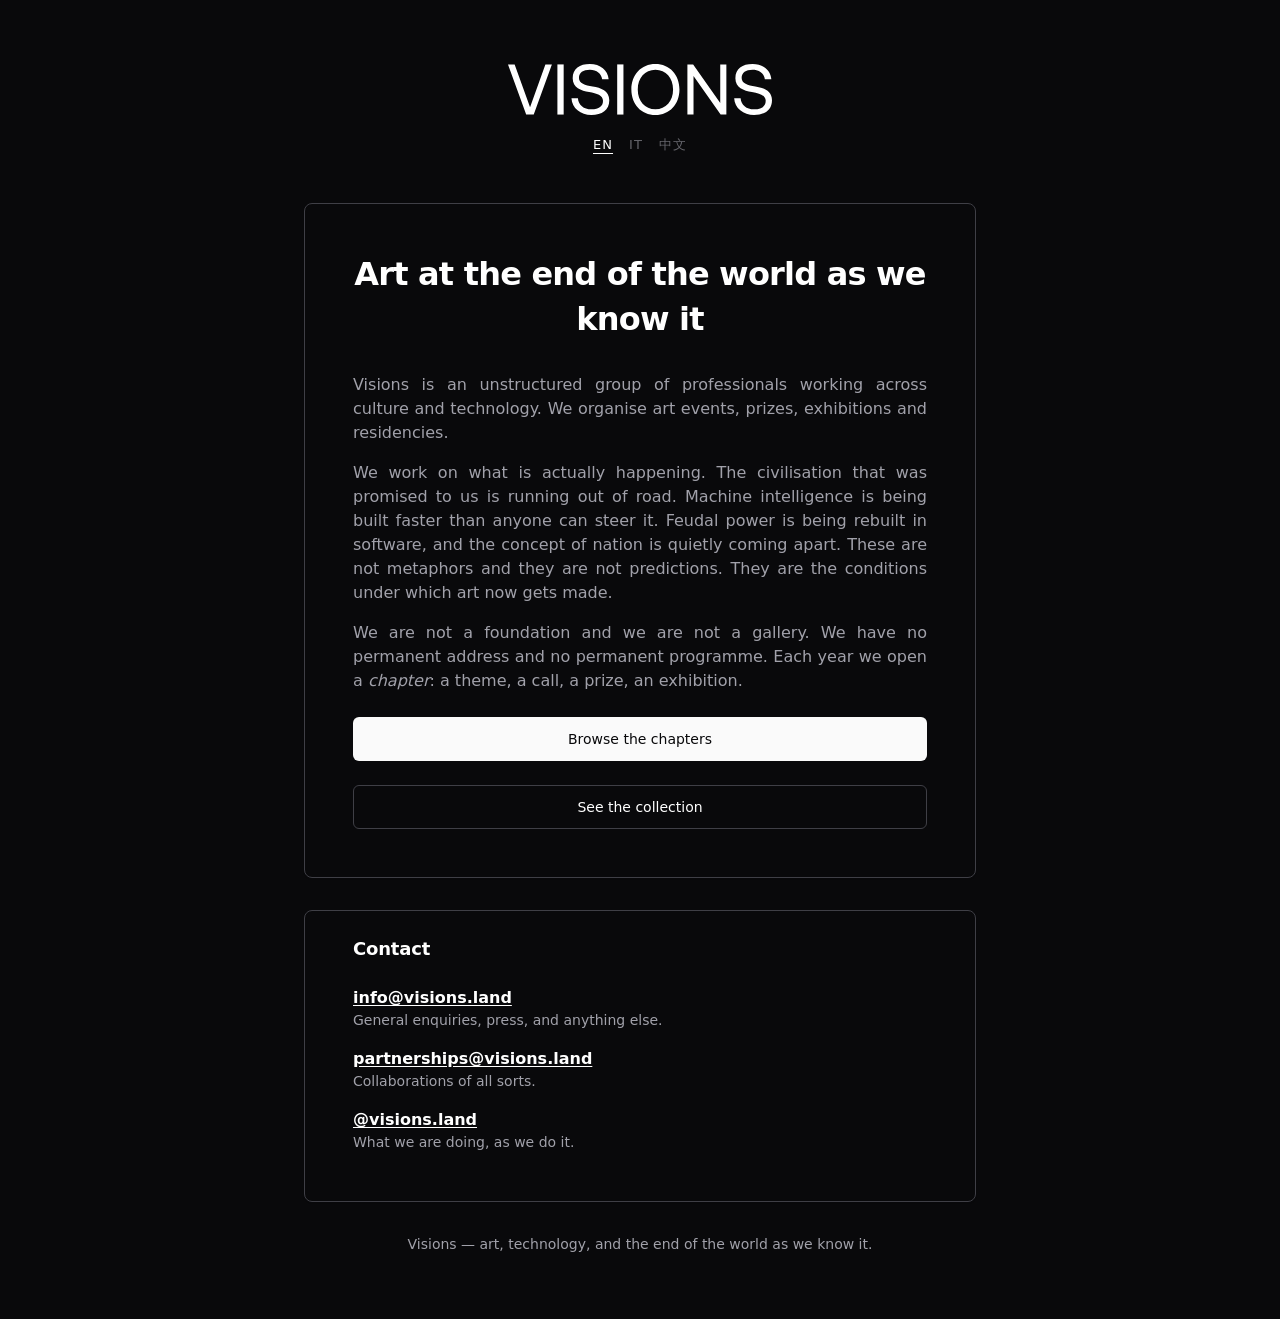
<file: index.html>
<!DOCTYPE html>
<!--
  GENERATED FILE - do not edit.

  Every word on this page comes from content.toml. Edit that file, then run:

      python3 build.py

  Editing this file directly means losing the change on the next build.
-->
<html lang="en">
  <head>
    <meta charset="UTF-8" />
    <meta name="viewport" content="width=device-width, initial-scale=1.0" />
    <title>Visions — art at the end of the world as we know it</title>
    <meta name="description" content="Visions is an unstructured group of professionals working across culture and technology. We organise art events, prizes, exhibitions and residencies." />
    <meta name="author" content="The Visions Team" />
    <link rel="icon" type="image/svg+xml" href="assets/visions_logo.svg" />

    <meta property="og:type" content="website" />
    <meta property="og:url" content="https://visions.land/" />
    <meta property="og:title" content="Visions — art at the end of the world as we know it" />
    <meta property="og:description" content="Visions is an unstructured group of professionals working across culture and technology. We organise art events, prizes, exhibitions and residencies." />
    <meta property="og:locale" content="en_GB" />
    <meta name="twitter:card" content="summary" />
    <meta name="twitter:title" content="Visions — art at the end of the world as we know it" />
    <meta name="twitter:description" content="Visions is an unstructured group of professionals working across culture and technology. We organise art events, prizes, exhibitions and residencies." />

    <link rel="canonical" href="https://visions.land/" />
    <link rel="alternate" hreflang="en" href="https://visions.land/" />
    <link rel="alternate" hreflang="it" href="https://visions.land/it/" />
    <link rel="alternate" hreflang="zh-Hans" href="https://visions.land/zh/" />
    <link rel="alternate" hreflang="x-default" href="https://visions.land/" />

    <link rel="stylesheet" href="styles.css" />
  </head>

  <body>
    <div class="page">
      <div class="container">
        <header class="masthead masthead--visions">
          <a href="index.html">
            <img src="assets/visions_logo.svg" alt="Visions" />
          </a>
          <nav class="langbar" aria-label="Language">
            <span aria-current="page" lang="en">EN</span>
            <a href="it/index.html" hreflang="it" lang="it">IT</a>
            <a href="zh/index.html" hreflang="zh-Hans" lang="zh-Hans">中文</a>
          </nav>
        </header>

        <main class="card-wrap">
          <article class="card">
            <div class="card-header">
              <h1 class="card-title">Art at the end of the world as we know it</h1>
            </div>

            <div class="card-content">
              <div class="prose">
                <p>Visions is an unstructured group of professionals working across culture
                and technology. We organise art events, prizes, exhibitions and residencies.</p>

                <p>We work on what is actually happening. The civilisation that was promised
                to us is running out of road. Machine intelligence is being built faster than
                anyone can steer it. Feudal power is being rebuilt in software, and the
                concept of nation is quietly coming
                apart. These are not metaphors and they are not predictions. They are the
                conditions under which art now gets made.</p>

                <p>We are not a foundation and we are not a gallery. We have no permanent
                address and no permanent programme. Each year we open a <em>chapter</em>: a
                theme, a call, a prize, an exhibition.</p>
              </div>

              <a href="chapters.html" class="btn btn--primary btn--block">
                Browse the chapters
              </a>

              <a href="collection.html" class="btn btn--outline btn--block">
                See the collection
              </a>
            </div>
          </article>

          <article class="card">
            <div class="card-content">
              <h2 class="section-title">Contact</h2>

              <dl class="contact-list">
                <div>
                  <dt class="contact__address">
                    <a href="mailto:info@visions.land">info@visions.land</a>
                  </dt>
                  <dd class="contact__role">General enquiries, press, and anything else.</dd>
                </div>

                <div>
                  <dt class="contact__address">
                    <a href="mailto:partnerships@visions.land"
                      >partnerships@visions.land</a
                    >
                  </dt>
                  <dd class="contact__role">Collaborations of all sorts.</dd>
                </div>

                <div>
                  <dt class="contact__address">
                    <a
                      href="https://instagram.com/visions.land"
                      target="_blank"
                      rel="noopener noreferrer"
                      >@visions.land</a
                    >
                  </dt>
                  <dd class="contact__role">What we are doing, as we do it.</dd>
                </div>
              </dl>
            </div>
          </article>
        </main>

        <footer class="footer">
          <p>Visions — art, technology, and the end of the world as we know it.</p>
        </footer>
      </div>
    </div>
  </body>
</html>
</file>
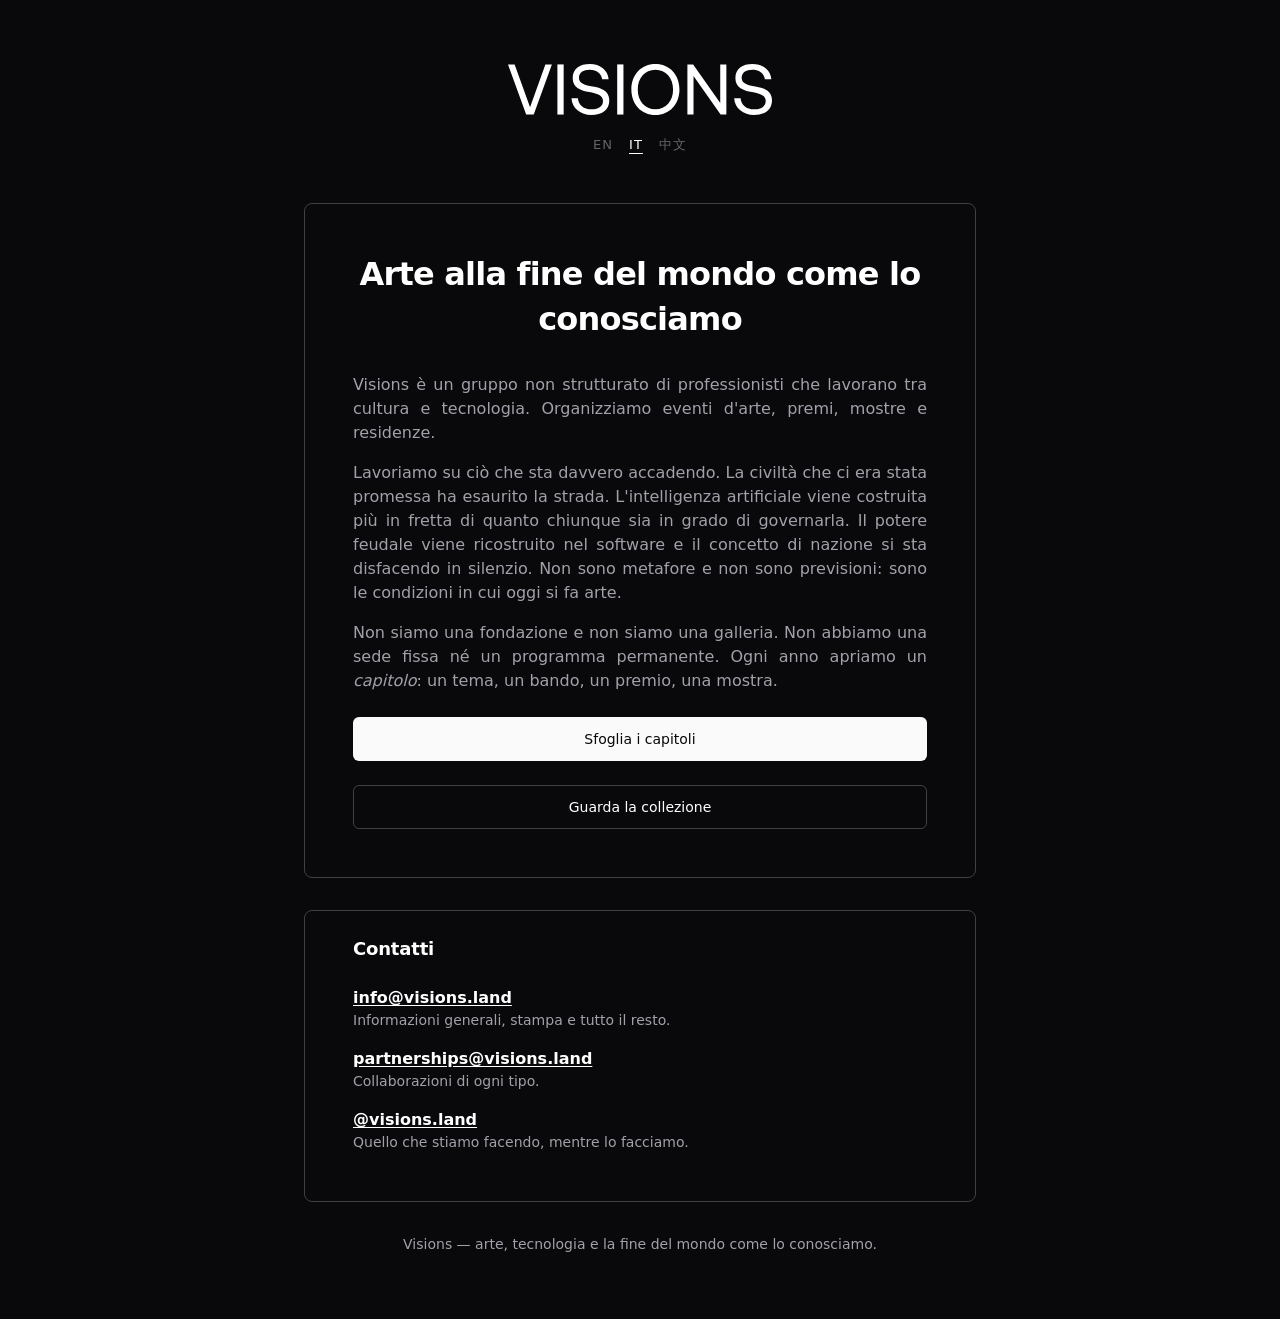
<file: it/index.html>
<!DOCTYPE html>
<!--
  GENERATED FILE - do not edit.

  Every word on this page comes from content.toml. Edit that file, then run:

      python3 build.py

  Editing this file directly means losing the change on the next build.
-->
<html lang="it">
  <head>
    <meta charset="UTF-8" />
    <meta name="viewport" content="width=device-width, initial-scale=1.0" />
    <title>Visions — arte alla fine del mondo come lo conosciamo</title>
    <meta name="description" content="Visions è un gruppo non strutturato di professionisti che lavorano tra cultura e tecnologia. Organizziamo eventi d'arte, premi, mostre e residenze." />
    <meta name="author" content="The Visions Team" />
    <link rel="icon" type="image/svg+xml" href="../assets/visions_logo.svg" />

    <meta property="og:type" content="website" />
    <meta property="og:url" content="https://visions.land/it/" />
    <meta property="og:title" content="Visions — arte alla fine del mondo come lo conosciamo" />
    <meta property="og:description" content="Visions è un gruppo non strutturato di professionisti che lavorano tra cultura e tecnologia. Organizziamo eventi d'arte, premi, mostre e residenze." />
    <meta property="og:locale" content="it_IT" />
    <meta name="twitter:card" content="summary" />
    <meta name="twitter:title" content="Visions — arte alla fine del mondo come lo conosciamo" />
    <meta name="twitter:description" content="Visions è un gruppo non strutturato di professionisti che lavorano tra cultura e tecnologia. Organizziamo eventi d'arte, premi, mostre e residenze." />

    <link rel="canonical" href="https://visions.land/it/" />
    <link rel="alternate" hreflang="en" href="https://visions.land/" />
    <link rel="alternate" hreflang="it" href="https://visions.land/it/" />
    <link rel="alternate" hreflang="zh-Hans" href="https://visions.land/zh/" />
    <link rel="alternate" hreflang="x-default" href="https://visions.land/" />

    <link rel="stylesheet" href="../styles.css" />
  </head>

  <body>
    <div class="page">
      <div class="container">
        <header class="masthead masthead--visions">
          <a href="index.html">
            <img src="../assets/visions_logo.svg" alt="Visions" />
          </a>
          <nav class="langbar" aria-label="Lingua">
            <a href="../index.html" hreflang="en" lang="en">EN</a>
            <span aria-current="page" lang="it">IT</span>
            <a href="../zh/index.html" hreflang="zh-Hans" lang="zh-Hans">中文</a>
          </nav>
        </header>

        <main class="card-wrap">
          <article class="card">
            <div class="card-header">
              <h1 class="card-title">Arte alla fine del mondo come lo conosciamo</h1>
            </div>

            <div class="card-content">
              <div class="prose">
                <p>Visions è un gruppo non strutturato di professionisti che lavorano tra
                cultura e tecnologia. Organizziamo eventi d'arte, premi, mostre e residenze.</p>

                <p>Lavoriamo su ciò che sta davvero accadendo. La civiltà che ci era stata
                promessa ha esaurito la strada. L'intelligenza artificiale viene costruita più
                in fretta di quanto chiunque sia in grado di governarla. Il potere feudale
                viene ricostruito nel software e il concetto di nazione si sta disfacendo
                in silenzio. Non sono metafore e
                non sono previsioni: sono le condizioni in cui oggi si fa arte.</p>

                <p>Non siamo una fondazione e non siamo una galleria. Non abbiamo una sede
                fissa né un programma permanente. Ogni anno apriamo un <em>capitolo</em>: un
                tema, un bando, un premio, una mostra.</p>
              </div>

              <a href="chapters.html" class="btn btn--primary btn--block">
                Sfoglia i capitoli
              </a>

              <a href="collection.html" class="btn btn--outline btn--block">
                Guarda la collezione
              </a>
            </div>
          </article>

          <article class="card">
            <div class="card-content">
              <h2 class="section-title">Contatti</h2>

              <dl class="contact-list">
                <div>
                  <dt class="contact__address">
                    <a href="mailto:info@visions.land">info@visions.land</a>
                  </dt>
                  <dd class="contact__role">Informazioni generali, stampa e tutto il resto.</dd>
                </div>

                <div>
                  <dt class="contact__address">
                    <a href="mailto:partnerships@visions.land"
                      >partnerships@visions.land</a
                    >
                  </dt>
                  <dd class="contact__role">Collaborazioni di ogni tipo.</dd>
                </div>

                <div>
                  <dt class="contact__address">
                    <a
                      href="https://instagram.com/visions.land"
                      target="_blank"
                      rel="noopener noreferrer"
                      >@visions.land</a
                    >
                  </dt>
                  <dd class="contact__role">Quello che stiamo facendo, mentre lo facciamo.</dd>
                </div>
              </dl>
            </div>
          </article>
        </main>

        <footer class="footer">
          <p>Visions — arte, tecnologia e la fine del mondo come lo conosciamo.</p>
        </footer>
      </div>
    </div>
  </body>
</html>
</file>
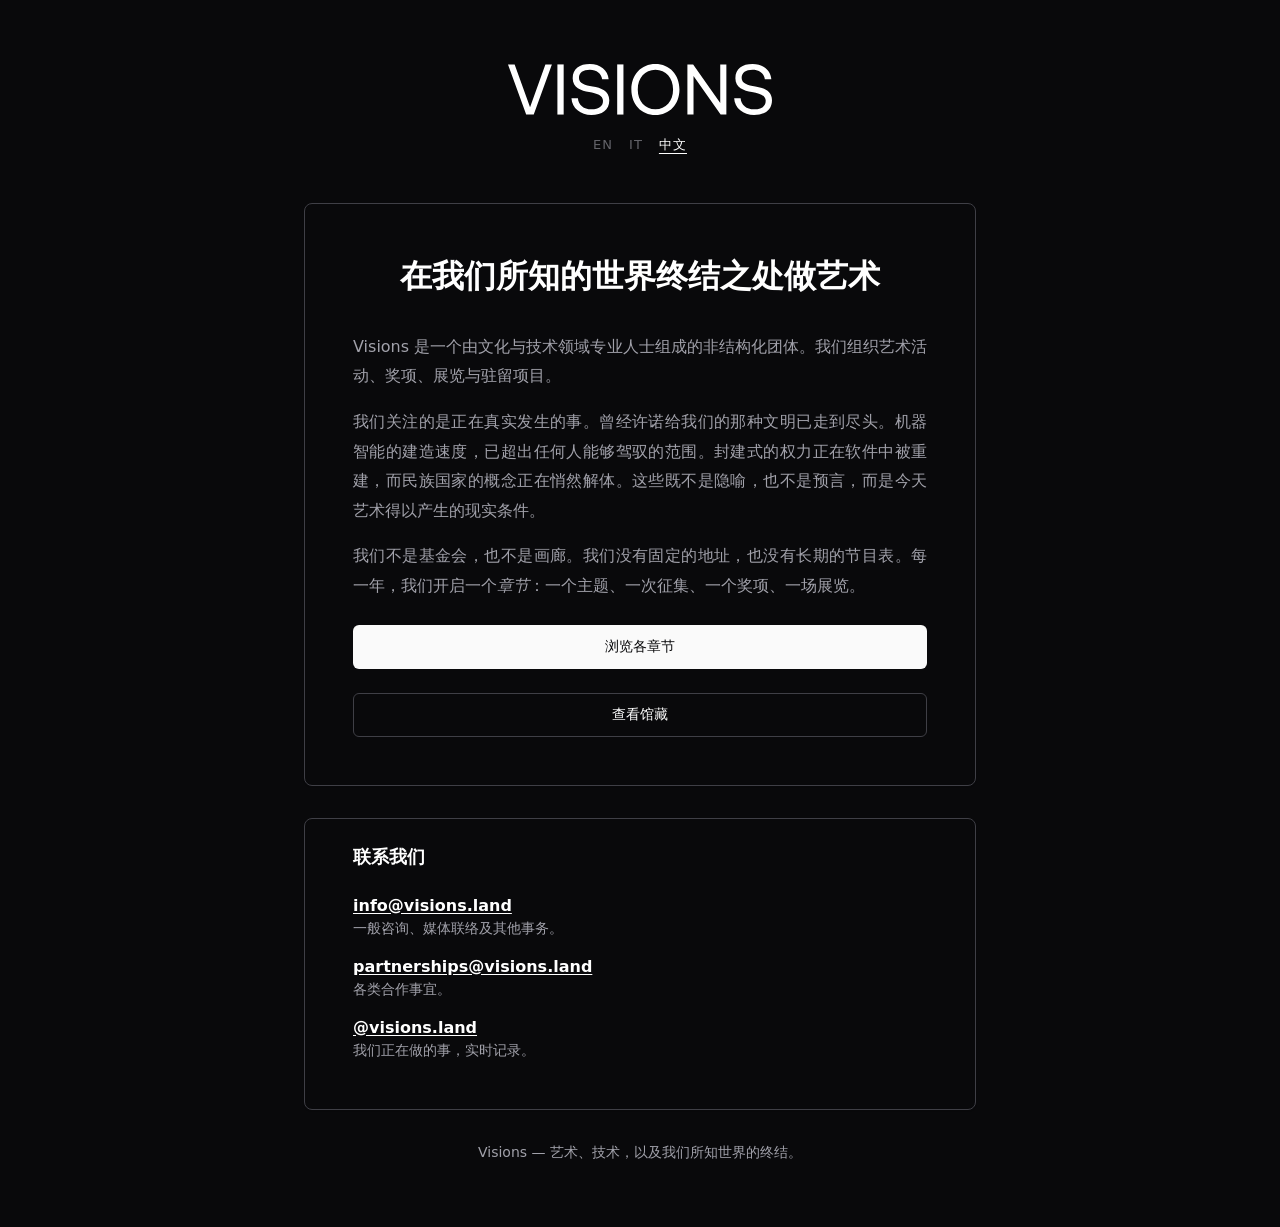
<file: zh/index.html>
<!DOCTYPE html>
<!--
  GENERATED FILE - do not edit.

  Every word on this page comes from content.toml. Edit that file, then run:

      python3 build.py

  Editing this file directly means losing the change on the next build.
-->
<html lang="zh-Hans">
  <head>
    <meta charset="UTF-8" />
    <meta name="viewport" content="width=device-width, initial-scale=1.0" />
    <title>Visions — 在我们所知的世界终结之处做艺术</title>
    <meta name="description" content="Visions 是一个由文化与技术领域专业人士组成的非结构化团体。我们组织艺术活动、奖项、展览与驻留项目。" />
    <meta name="author" content="The Visions Team" />
    <link rel="icon" type="image/svg+xml" href="../assets/visions_logo.svg" />

    <meta property="og:type" content="website" />
    <meta property="og:url" content="https://visions.land/zh/" />
    <meta property="og:title" content="Visions — 在我们所知的世界终结之处做艺术" />
    <meta property="og:description" content="Visions 是一个由文化与技术领域专业人士组成的非结构化团体。我们组织艺术活动、奖项、展览与驻留项目。" />
    <meta property="og:locale" content="zh_CN" />
    <meta name="twitter:card" content="summary" />
    <meta name="twitter:title" content="Visions — 在我们所知的世界终结之处做艺术" />
    <meta name="twitter:description" content="Visions 是一个由文化与技术领域专业人士组成的非结构化团体。我们组织艺术活动、奖项、展览与驻留项目。" />

    <link rel="canonical" href="https://visions.land/zh/" />
    <link rel="alternate" hreflang="en" href="https://visions.land/" />
    <link rel="alternate" hreflang="it" href="https://visions.land/it/" />
    <link rel="alternate" hreflang="zh-Hans" href="https://visions.land/zh/" />
    <link rel="alternate" hreflang="x-default" href="https://visions.land/" />

    <link rel="stylesheet" href="../styles.css" />
  </head>

  <body>
    <div class="page">
      <div class="container">
        <header class="masthead masthead--visions">
          <a href="index.html">
            <img src="../assets/visions_logo.svg" alt="Visions" />
          </a>
          <nav class="langbar" aria-label="语言">
            <a href="../index.html" hreflang="en" lang="en">EN</a>
            <a href="../it/index.html" hreflang="it" lang="it">IT</a>
            <span aria-current="page" lang="zh-Hans">中文</span>
          </nav>
        </header>

        <main class="card-wrap">
          <article class="card">
            <div class="card-header">
              <h1 class="card-title">在我们所知的世界终结之处做艺术</h1>
            </div>

            <div class="card-content">
              <div class="prose">
                <p>Visions 是一个由文化与技术领域专业人士组成的非结构化团体。我们组织艺术活动、奖项、展览与驻留项目。</p>

                <p>我们关注的是正在真实发生的事。曾经许诺给我们的那种文明已走到尽头。机器智能的建造速度，已超出任何人能够驾驭的范围。封建式的权力正在软件中被重建，而民族国家的概念正在悄然解体。这些既不是隐喻，也不是预言，而是今天艺术得以产生的现实条件。</p>

                <p>我们不是基金会，也不是画廊。我们没有固定的地址，也没有长期的节目表。每一年，我们开启一个<em>章节</em>：一个主题、一次征集、一个奖项、一场展览。</p>
              </div>

              <a href="chapters.html" class="btn btn--primary btn--block">
                浏览各章节
              </a>

              <a href="collection.html" class="btn btn--outline btn--block">
                查看馆藏
              </a>
            </div>
          </article>

          <article class="card">
            <div class="card-content">
              <h2 class="section-title">联系我们</h2>

              <dl class="contact-list">
                <div>
                  <dt class="contact__address">
                    <a href="mailto:info@visions.land">info@visions.land</a>
                  </dt>
                  <dd class="contact__role">一般咨询、媒体联络及其他事务。</dd>
                </div>

                <div>
                  <dt class="contact__address">
                    <a href="mailto:partnerships@visions.land"
                      >partnerships@visions.land</a
                    >
                  </dt>
                  <dd class="contact__role">各类合作事宜。</dd>
                </div>

                <div>
                  <dt class="contact__address">
                    <a
                      href="https://instagram.com/visions.land"
                      target="_blank"
                      rel="noopener noreferrer"
                      >@visions.land</a
                    >
                  </dt>
                  <dd class="contact__role">我们正在做的事，实时记录。</dd>
                </div>
              </dl>
            </div>
          </article>
        </main>

        <footer class="footer">
          <p>Visions — 艺术、技术，以及我们所知世界的终结。</p>
        </footer>
      </div>
    </div>
  </body>
</html>
</file>
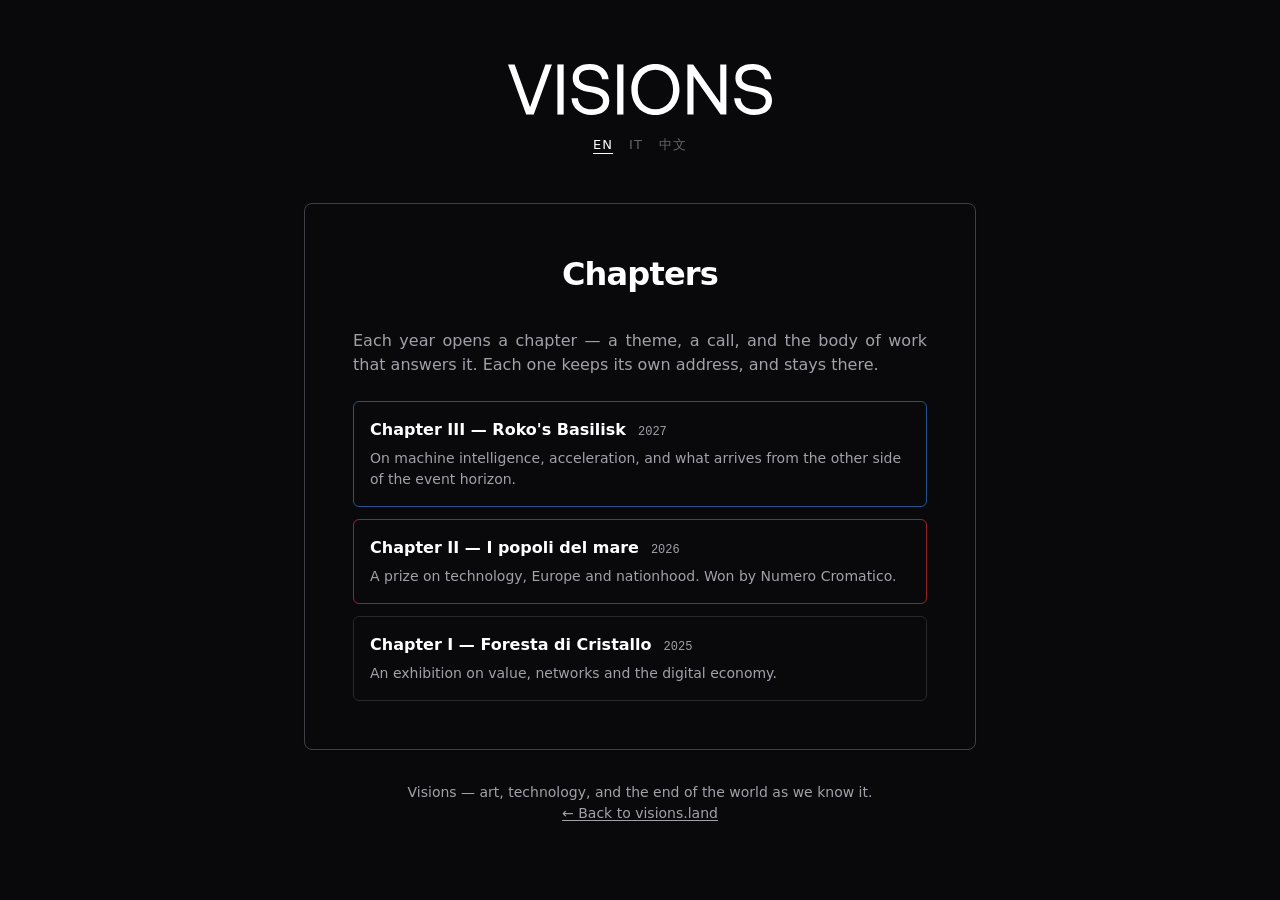
<file: chapters.html>
<!DOCTYPE html>
<!--
  GENERATED FILE - do not edit.

  Every word on this page comes from content.toml. Edit that file, then run:

      python3 build.py

  Editing this file directly means losing the change on the next build.
-->
<html lang="en">
  <head>
    <meta charset="UTF-8" />
    <meta name="viewport" content="width=device-width, initial-scale=1.0" />
    <title>Chapters — Visions</title>
    <meta name="description" content="Here you will find the archive of all chapters we opened until now." />
    <meta name="author" content="The Visions Team" />
    <link rel="icon" type="image/svg+xml" href="assets/visions_logo.svg" />

    <meta property="og:type" content="website" />
    <meta property="og:url" content="https://visions.land/chapters.html" />
    <meta property="og:title" content="Chapters — Visions" />
    <meta property="og:description" content="Here you will find the archive of all chapters we opened until now." />
    <meta property="og:locale" content="en_GB" />
    <meta name="twitter:card" content="summary" />
    <meta name="twitter:title" content="Chapters — Visions" />
    <meta name="twitter:description" content="Here you will find the archive of all chapters we opened until now." />

    <link rel="canonical" href="https://visions.land/chapters.html" />
    <link rel="alternate" hreflang="en" href="https://visions.land/chapters.html" />
    <link rel="alternate" hreflang="it" href="https://visions.land/it/chapters.html" />
    <link rel="alternate" hreflang="zh-Hans" href="https://visions.land/zh/chapters.html" />
    <link rel="alternate" hreflang="x-default" href="https://visions.land/chapters.html" />

    <link rel="stylesheet" href="styles.css" />
  </head>

  <body>
    <div class="page">
      <div class="container">
        <header class="masthead masthead--visions">
          <a href="index.html">
            <img src="assets/visions_logo.svg" alt="Visions" />
          </a>
          <nav class="langbar" aria-label="Language">
            <span aria-current="page" lang="en">EN</span>
            <a href="it/chapters.html" hreflang="it" lang="it">IT</a>
            <a href="zh/chapters.html" hreflang="zh-Hans" lang="zh-Hans">中文</a>
          </nav>
        </header>

        <main class="card-wrap">
          <article class="card">
            <div class="card-header">
              <h1 class="card-title">Chapters</h1>
            </div>

            <div class="card-content">
              <div class="prose">
                <p>Each year opens a chapter — a theme, a call, and the body of work that
                answers it. Each one keeps its own address, and stays there.</p>
              </div>

              <ul class="chapter-list">
                <li>
                  <a class="chapter" href="https://2027.visions.land" style="--chapter-accent: #25528f">
                    <span class="chapter__head">
                      <span class="chapter__title">Chapter III &mdash; Roko's Basilisk</span>
                      <span class="chapter__meta">2027</span>
                    </span>
                    <span class="chapter__note">On machine intelligence, acceleration, and what arrives from the other side of the event horizon.</span>
                  </a>
                </li>
                <li>
                  <a class="chapter" href="https://2026.visions.land" style="--chapter-accent: #952527">
                    <span class="chapter__head">
                      <span class="chapter__title">Chapter II &mdash; I popoli del mare</span>
                      <span class="chapter__meta">2026</span>
                    </span>
                    <span class="chapter__note">A prize on technology, Europe and nationhood. Won by Numero Cromatico.</span>
                  </a>
                </li>
                <li>
                  <a class="chapter" href="https://2025.visions.land">
                    <span class="chapter__head">
                      <span class="chapter__title">Chapter I &mdash; Foresta di Cristallo</span>
                      <span class="chapter__meta">2025</span>
                    </span>
                    <span class="chapter__note">An exhibition on value, networks and the digital economy.</span>
                  </a>
                </li>
              </ul>
            </div>
          </article>
        </main>

        <footer class="footer">
          <p>Visions — art, technology, and the end of the world as we know it.</p>
          <p><a href="index.html">&larr; Back to visions.land</a></p>
        </footer>
      </div>
    </div>
  </body>
</html>
</file>
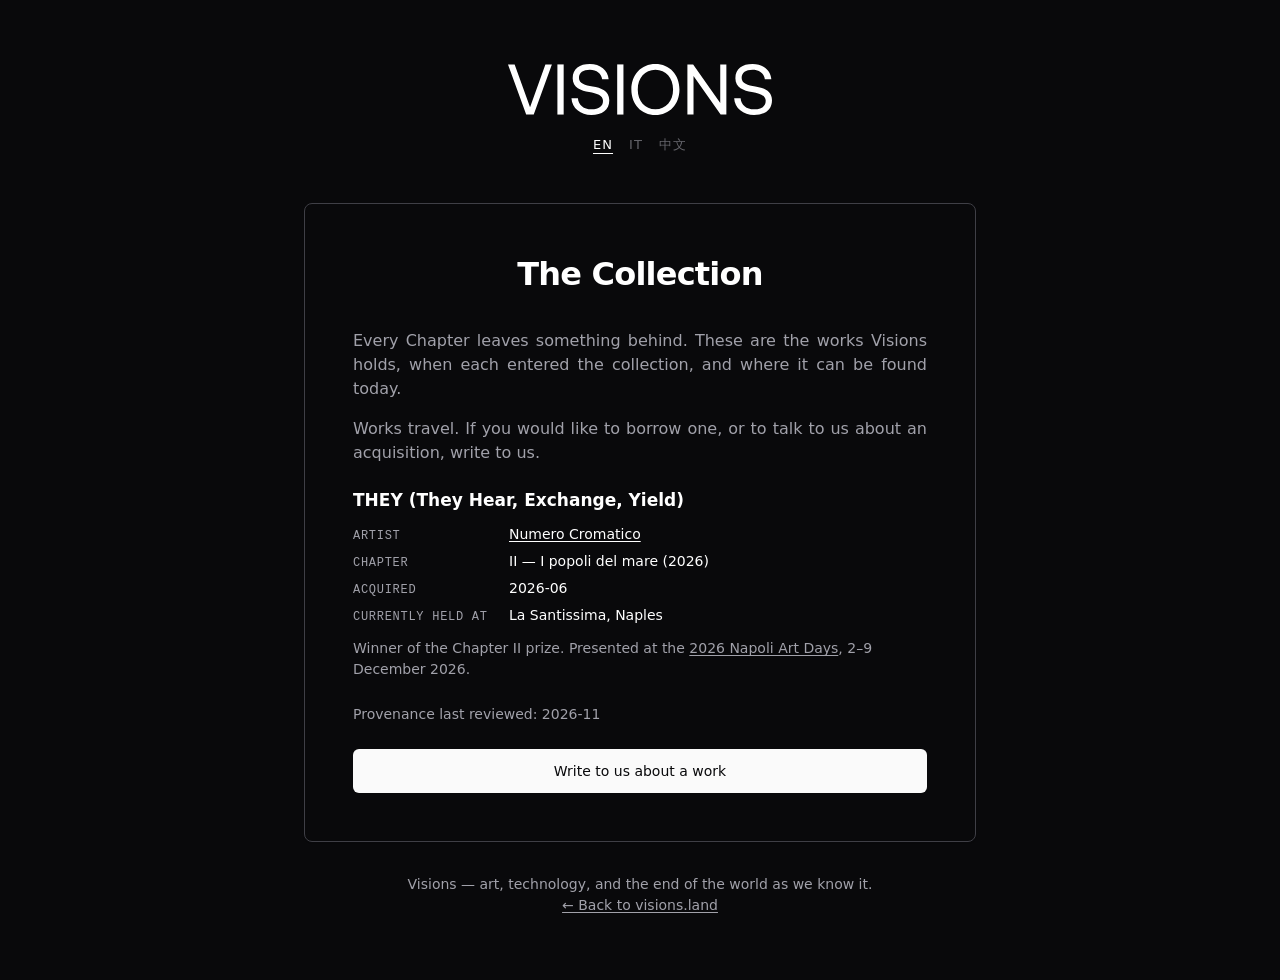
<file: collection.html>
<!DOCTYPE html>
<!--
  GENERATED FILE - do not edit.

  Every word on this page comes from content.toml. Edit that file, then run:

      python3 build.py

  Editing this file directly means losing the change on the next build.
-->
<html lang="en">
  <head>
    <meta charset="UTF-8" />
    <meta name="viewport" content="width=device-width, initial-scale=1.0" />
    <title>The Collection — Visions</title>
    <meta name="description" content="The works Visions holds: when each entered the collection, and where it can be found today." />
    <meta name="author" content="The Visions Team" />
    <link rel="icon" type="image/svg+xml" href="assets/visions_logo.svg" />

    <meta property="og:type" content="website" />
    <meta property="og:url" content="https://visions.land/collection.html" />
    <meta property="og:title" content="The Collection — Visions" />
    <meta property="og:description" content="The works Visions holds: when each entered the collection, and where it can be found today." />
    <meta property="og:locale" content="en_GB" />
    <meta name="twitter:card" content="summary" />
    <meta name="twitter:title" content="The Collection — Visions" />
    <meta name="twitter:description" content="The works Visions holds: when each entered the collection, and where it can be found today." />

    <link rel="canonical" href="https://visions.land/collection.html" />
    <link rel="alternate" hreflang="en" href="https://visions.land/collection.html" />
    <link rel="alternate" hreflang="it" href="https://visions.land/it/collection.html" />
    <link rel="alternate" hreflang="zh-Hans" href="https://visions.land/zh/collection.html" />
    <link rel="alternate" hreflang="x-default" href="https://visions.land/collection.html" />

    <link rel="stylesheet" href="styles.css" />
  </head>

  <body>
    <div class="page">
      <div class="container">
        <header class="masthead masthead--visions">
          <a href="index.html">
            <img src="assets/visions_logo.svg" alt="Visions" />
          </a>
          <nav class="langbar" aria-label="Language">
            <span aria-current="page" lang="en">EN</span>
            <a href="it/collection.html" hreflang="it" lang="it">IT</a>
            <a href="zh/collection.html" hreflang="zh-Hans" lang="zh-Hans">中文</a>
          </nav>
        </header>

        <main class="card-wrap">
          <article class="card">
            <div class="card-header">
              <h1 class="card-title">The Collection</h1>
            </div>

            <div class="card-content">
              <div class="prose">
                <p>Every Chapter leaves something behind. These are the works Visions
                holds, when each entered the collection, and where it can be found today.</p>

                <p>Works travel. If you would like to borrow one, or to talk to us about an
                acquisition, write to us.</p>
              </div>

              <ol class="work-list">
                <li>
                  <article class="work">
                    <h2 class="work__title">THEY (They Hear, Exchange, Yield)</h2>
                    <dl class="work__meta">
                      <div class="work__row">
                        <dt>Artist</dt>
                        <dd><a href="https://www.numerocromatico.com/" target="_blank" rel="noopener noreferrer">Numero Cromatico</a></dd>
                      </div>
                      <div class="work__row">
                        <dt>Chapter</dt>
                        <dd>II — I popoli del mare (2026)</dd>
                      </div>
                      <div class="work__row">
                        <dt>Acquired</dt>
                        <dd><time datetime="2026-06">2026-06</time></dd>
                      </div>
                      <div class="work__row">
                        <dt>Currently held at</dt>
                        <dd>La Santissima, Naples</dd>
                      </div>
                    </dl>
                    <p class="work__note">Winner of the Chapter II prize. Presented at the <a href="https://www.artdaysnapolicampania.com/">2026 Napoli Art Days</a>, 2&ndash;9 December 2026.</p>
                  </article>
                </li>
              </ol>

              <p class="note">Provenance last reviewed: 2026-11</p>

              <a
                href="mailto:collection@visions.land"
                class="btn btn--primary btn--block"
              >
                Write to us about a work
              </a>
            </div>
          </article>
        </main>

        <footer class="footer">
          <p>Visions — art, technology, and the end of the world as we know it.</p>
          <p><a href="index.html">&larr; Back to visions.land</a></p>
        </footer>
      </div>
    </div>
  </body>
</html>
</file>
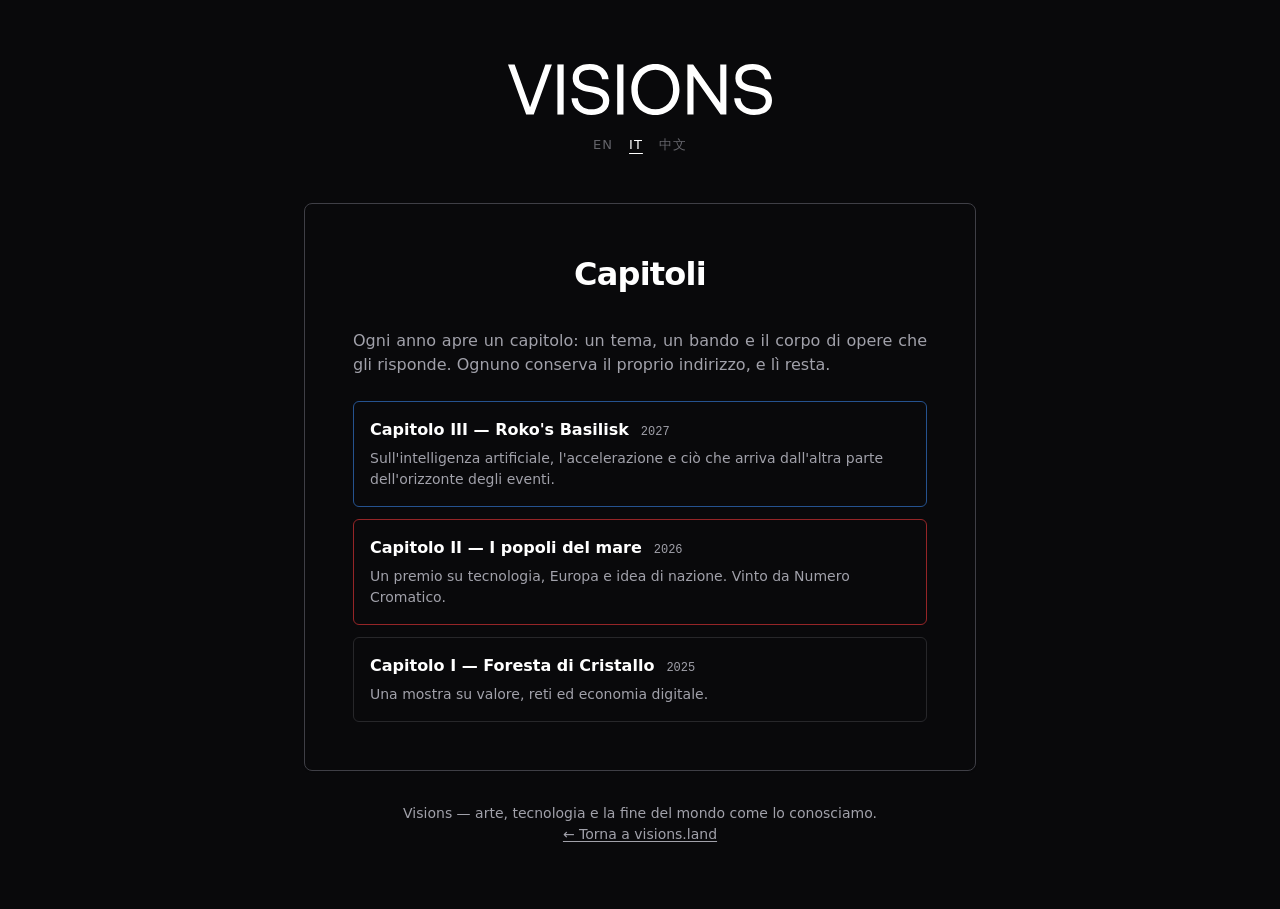
<file: it/chapters.html>
<!DOCTYPE html>
<!--
  GENERATED FILE - do not edit.

  Every word on this page comes from content.toml. Edit that file, then run:

      python3 build.py

  Editing this file directly means losing the change on the next build.
-->
<html lang="it">
  <head>
    <meta charset="UTF-8" />
    <meta name="viewport" content="width=device-width, initial-scale=1.0" />
    <title>Capitoli — Visions</title>
    <meta name="description" content="Qui trovate l'archivio di tutti i capitoli che abbiamo aperto finora." />
    <meta name="author" content="The Visions Team" />
    <link rel="icon" type="image/svg+xml" href="../assets/visions_logo.svg" />

    <meta property="og:type" content="website" />
    <meta property="og:url" content="https://visions.land/it/chapters.html" />
    <meta property="og:title" content="Capitoli — Visions" />
    <meta property="og:description" content="Qui trovate l'archivio di tutti i capitoli che abbiamo aperto finora." />
    <meta property="og:locale" content="it_IT" />
    <meta name="twitter:card" content="summary" />
    <meta name="twitter:title" content="Capitoli — Visions" />
    <meta name="twitter:description" content="Qui trovate l'archivio di tutti i capitoli che abbiamo aperto finora." />

    <link rel="canonical" href="https://visions.land/it/chapters.html" />
    <link rel="alternate" hreflang="en" href="https://visions.land/chapters.html" />
    <link rel="alternate" hreflang="it" href="https://visions.land/it/chapters.html" />
    <link rel="alternate" hreflang="zh-Hans" href="https://visions.land/zh/chapters.html" />
    <link rel="alternate" hreflang="x-default" href="https://visions.land/chapters.html" />

    <link rel="stylesheet" href="../styles.css" />
  </head>

  <body>
    <div class="page">
      <div class="container">
        <header class="masthead masthead--visions">
          <a href="index.html">
            <img src="../assets/visions_logo.svg" alt="Visions" />
          </a>
          <nav class="langbar" aria-label="Lingua">
            <a href="../chapters.html" hreflang="en" lang="en">EN</a>
            <span aria-current="page" lang="it">IT</span>
            <a href="../zh/chapters.html" hreflang="zh-Hans" lang="zh-Hans">中文</a>
          </nav>
        </header>

        <main class="card-wrap">
          <article class="card">
            <div class="card-header">
              <h1 class="card-title">Capitoli</h1>
            </div>

            <div class="card-content">
              <div class="prose">
                <p>Ogni anno apre un capitolo: un tema, un bando e il corpo di opere che gli
                risponde. Ognuno conserva il proprio indirizzo, e lì resta.</p>
              </div>

              <ul class="chapter-list">
                <li>
                  <a class="chapter" href="https://2027.visions.land" style="--chapter-accent: #25528f">
                    <span class="chapter__head">
                      <span class="chapter__title">Capitolo III &mdash; Roko's Basilisk</span>
                      <span class="chapter__meta">2027</span>
                    </span>
                    <span class="chapter__note">Sull'intelligenza artificiale, l'accelerazione e ciò che arriva dall'altra parte dell'orizzonte degli eventi.</span>
                  </a>
                </li>
                <li>
                  <a class="chapter" href="https://2026.visions.land" style="--chapter-accent: #952527">
                    <span class="chapter__head">
                      <span class="chapter__title">Capitolo II &mdash; I popoli del mare</span>
                      <span class="chapter__meta">2026</span>
                    </span>
                    <span class="chapter__note">Un premio su tecnologia, Europa e idea di nazione. Vinto da Numero Cromatico.</span>
                  </a>
                </li>
                <li>
                  <a class="chapter" href="https://2025.visions.land">
                    <span class="chapter__head">
                      <span class="chapter__title">Capitolo I &mdash; Foresta di Cristallo</span>
                      <span class="chapter__meta">2025</span>
                    </span>
                    <span class="chapter__note">Una mostra su valore, reti ed economia digitale.</span>
                  </a>
                </li>
              </ul>
            </div>
          </article>
        </main>

        <footer class="footer">
          <p>Visions — arte, tecnologia e la fine del mondo come lo conosciamo.</p>
          <p><a href="index.html">&larr; Torna a visions.land</a></p>
        </footer>
      </div>
    </div>
  </body>
</html>
</file>
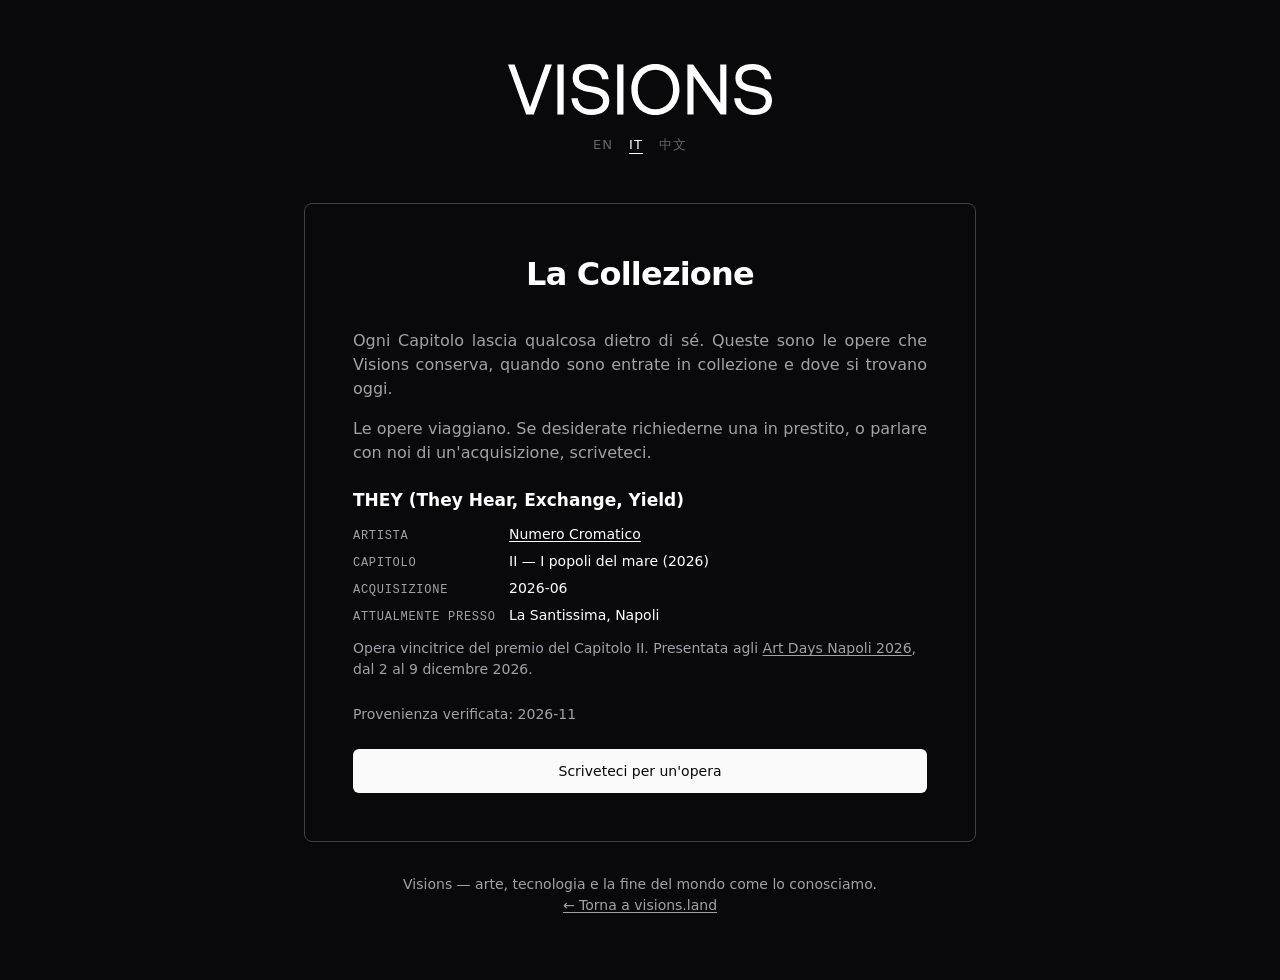
<file: it/collection.html>
<!DOCTYPE html>
<!--
  GENERATED FILE - do not edit.

  Every word on this page comes from content.toml. Edit that file, then run:

      python3 build.py

  Editing this file directly means losing the change on the next build.
-->
<html lang="it">
  <head>
    <meta charset="UTF-8" />
    <meta name="viewport" content="width=device-width, initial-scale=1.0" />
    <title>La Collezione — Visions</title>
    <meta name="description" content="Le opere che Visions conserva: quando sono entrate in collezione e dove si trovano oggi." />
    <meta name="author" content="The Visions Team" />
    <link rel="icon" type="image/svg+xml" href="../assets/visions_logo.svg" />

    <meta property="og:type" content="website" />
    <meta property="og:url" content="https://visions.land/it/collection.html" />
    <meta property="og:title" content="La Collezione — Visions" />
    <meta property="og:description" content="Le opere che Visions conserva: quando sono entrate in collezione e dove si trovano oggi." />
    <meta property="og:locale" content="it_IT" />
    <meta name="twitter:card" content="summary" />
    <meta name="twitter:title" content="La Collezione — Visions" />
    <meta name="twitter:description" content="Le opere che Visions conserva: quando sono entrate in collezione e dove si trovano oggi." />

    <link rel="canonical" href="https://visions.land/it/collection.html" />
    <link rel="alternate" hreflang="en" href="https://visions.land/collection.html" />
    <link rel="alternate" hreflang="it" href="https://visions.land/it/collection.html" />
    <link rel="alternate" hreflang="zh-Hans" href="https://visions.land/zh/collection.html" />
    <link rel="alternate" hreflang="x-default" href="https://visions.land/collection.html" />

    <link rel="stylesheet" href="../styles.css" />
  </head>

  <body>
    <div class="page">
      <div class="container">
        <header class="masthead masthead--visions">
          <a href="index.html">
            <img src="../assets/visions_logo.svg" alt="Visions" />
          </a>
          <nav class="langbar" aria-label="Lingua">
            <a href="../collection.html" hreflang="en" lang="en">EN</a>
            <span aria-current="page" lang="it">IT</span>
            <a href="../zh/collection.html" hreflang="zh-Hans" lang="zh-Hans">中文</a>
          </nav>
        </header>

        <main class="card-wrap">
          <article class="card">
            <div class="card-header">
              <h1 class="card-title">La Collezione</h1>
            </div>

            <div class="card-content">
              <div class="prose">
                <p>Ogni Capitolo lascia qualcosa dietro di sé. Queste sono le opere che Visions
                conserva, quando sono entrate in collezione e dove si trovano oggi.</p>

                <p>Le opere viaggiano. Se desiderate richiederne una in prestito, o parlare con
                noi di un'acquisizione, scriveteci.</p>
              </div>

              <ol class="work-list">
                <li>
                  <article class="work">
                    <h2 class="work__title">THEY (They Hear, Exchange, Yield)</h2>
                    <dl class="work__meta">
                      <div class="work__row">
                        <dt>Artista</dt>
                        <dd><a href="https://www.numerocromatico.com/" target="_blank" rel="noopener noreferrer">Numero Cromatico</a></dd>
                      </div>
                      <div class="work__row">
                        <dt>Capitolo</dt>
                        <dd>II — I popoli del mare (2026)</dd>
                      </div>
                      <div class="work__row">
                        <dt>Acquisizione</dt>
                        <dd><time datetime="2026-06">2026-06</time></dd>
                      </div>
                      <div class="work__row">
                        <dt>Attualmente presso</dt>
                        <dd>La Santissima, Napoli</dd>
                      </div>
                    </dl>
                    <p class="work__note">Opera vincitrice del premio del Capitolo II. Presentata agli <a href="https://www.artdaysnapolicampania.com/">Art Days Napoli 2026</a>, dal 2 al 9 dicembre 2026.</p>
                  </article>
                </li>
              </ol>

              <p class="note">Provenienza verificata: 2026-11</p>

              <a
                href="mailto:collection@visions.land"
                class="btn btn--primary btn--block"
              >
                Scriveteci per un'opera
              </a>
            </div>
          </article>
        </main>

        <footer class="footer">
          <p>Visions — arte, tecnologia e la fine del mondo come lo conosciamo.</p>
          <p><a href="index.html">&larr; Torna a visions.land</a></p>
        </footer>
      </div>
    </div>
  </body>
</html>
</file>
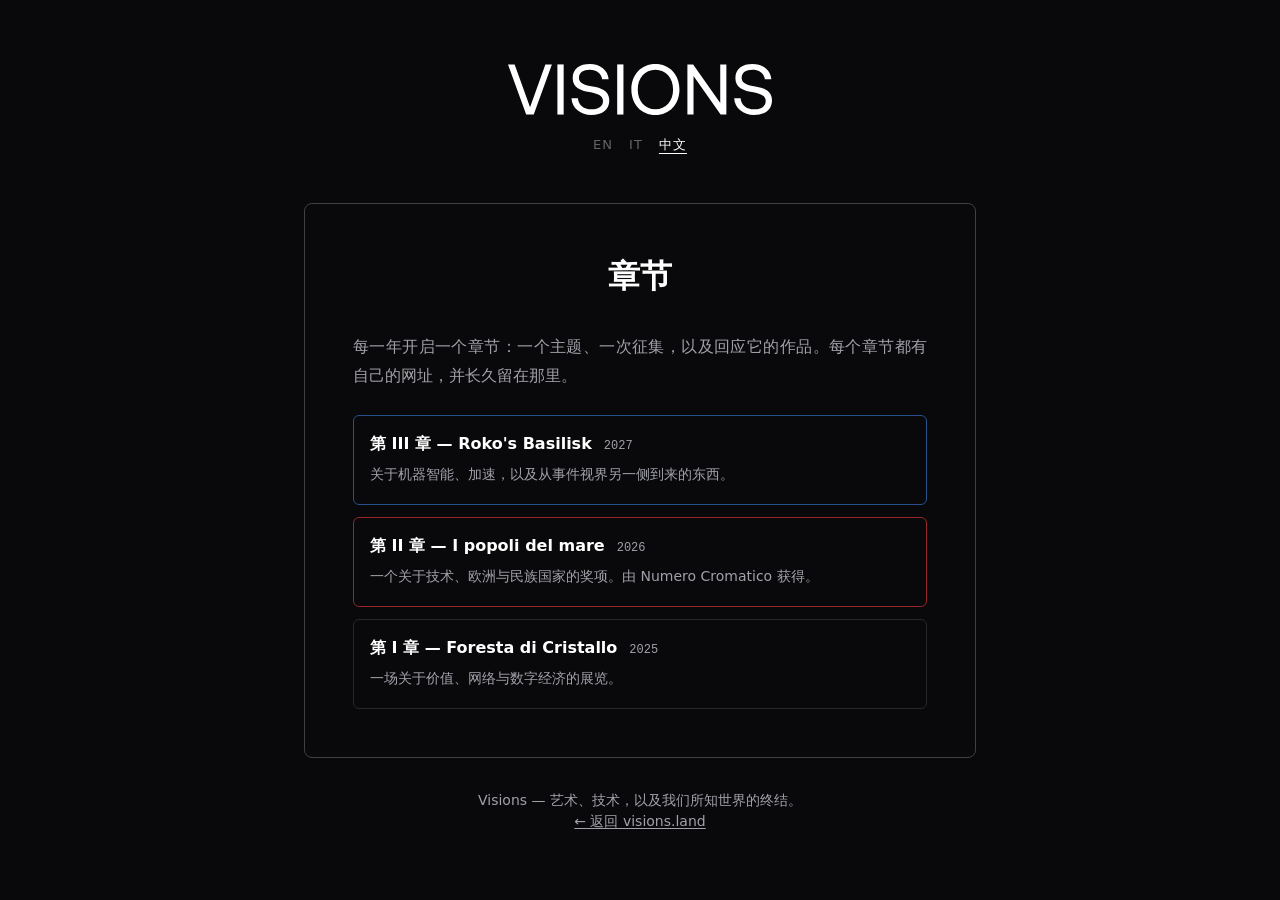
<file: zh/chapters.html>
<!DOCTYPE html>
<!--
  GENERATED FILE - do not edit.

  Every word on this page comes from content.toml. Edit that file, then run:

      python3 build.py

  Editing this file directly means losing the change on the next build.
-->
<html lang="zh-Hans">
  <head>
    <meta charset="UTF-8" />
    <meta name="viewport" content="width=device-width, initial-scale=1.0" />
    <title>章节 — Visions</title>
    <meta name="description" content="这里是我们迄今开启的所有章节的档案。" />
    <meta name="author" content="The Visions Team" />
    <link rel="icon" type="image/svg+xml" href="../assets/visions_logo.svg" />

    <meta property="og:type" content="website" />
    <meta property="og:url" content="https://visions.land/zh/chapters.html" />
    <meta property="og:title" content="章节 — Visions" />
    <meta property="og:description" content="这里是我们迄今开启的所有章节的档案。" />
    <meta property="og:locale" content="zh_CN" />
    <meta name="twitter:card" content="summary" />
    <meta name="twitter:title" content="章节 — Visions" />
    <meta name="twitter:description" content="这里是我们迄今开启的所有章节的档案。" />

    <link rel="canonical" href="https://visions.land/zh/chapters.html" />
    <link rel="alternate" hreflang="en" href="https://visions.land/chapters.html" />
    <link rel="alternate" hreflang="it" href="https://visions.land/it/chapters.html" />
    <link rel="alternate" hreflang="zh-Hans" href="https://visions.land/zh/chapters.html" />
    <link rel="alternate" hreflang="x-default" href="https://visions.land/chapters.html" />

    <link rel="stylesheet" href="../styles.css" />
  </head>

  <body>
    <div class="page">
      <div class="container">
        <header class="masthead masthead--visions">
          <a href="index.html">
            <img src="../assets/visions_logo.svg" alt="Visions" />
          </a>
          <nav class="langbar" aria-label="语言">
            <a href="../chapters.html" hreflang="en" lang="en">EN</a>
            <a href="../it/chapters.html" hreflang="it" lang="it">IT</a>
            <span aria-current="page" lang="zh-Hans">中文</span>
          </nav>
        </header>

        <main class="card-wrap">
          <article class="card">
            <div class="card-header">
              <h1 class="card-title">章节</h1>
            </div>

            <div class="card-content">
              <div class="prose">
                <p>每一年开启一个章节：一个主题、一次征集，以及回应它的作品。每个章节都有自己的网址，并长久留在那里。</p>
              </div>

              <ul class="chapter-list">
                <li>
                  <a class="chapter" href="https://2027.visions.land" style="--chapter-accent: #25528f">
                    <span class="chapter__head">
                      <span class="chapter__title">第 III 章 &mdash; Roko's Basilisk</span>
                      <span class="chapter__meta">2027</span>
                    </span>
                    <span class="chapter__note">关于机器智能、加速，以及从事件视界另一侧到来的东西。</span>
                  </a>
                </li>
                <li>
                  <a class="chapter" href="https://2026.visions.land" style="--chapter-accent: #952527">
                    <span class="chapter__head">
                      <span class="chapter__title">第 II 章 &mdash; I popoli del mare</span>
                      <span class="chapter__meta">2026</span>
                    </span>
                    <span class="chapter__note">一个关于技术、欧洲与民族国家的奖项。由 Numero Cromatico 获得。</span>
                  </a>
                </li>
                <li>
                  <a class="chapter" href="https://2025.visions.land">
                    <span class="chapter__head">
                      <span class="chapter__title">第 I 章 &mdash; Foresta di Cristallo</span>
                      <span class="chapter__meta">2025</span>
                    </span>
                    <span class="chapter__note">一场关于价值、网络与数字经济的展览。</span>
                  </a>
                </li>
              </ul>
            </div>
          </article>
        </main>

        <footer class="footer">
          <p>Visions — 艺术、技术，以及我们所知世界的终结。</p>
          <p><a href="index.html">&larr; 返回 visions.land</a></p>
        </footer>
      </div>
    </div>
  </body>
</html>
</file>
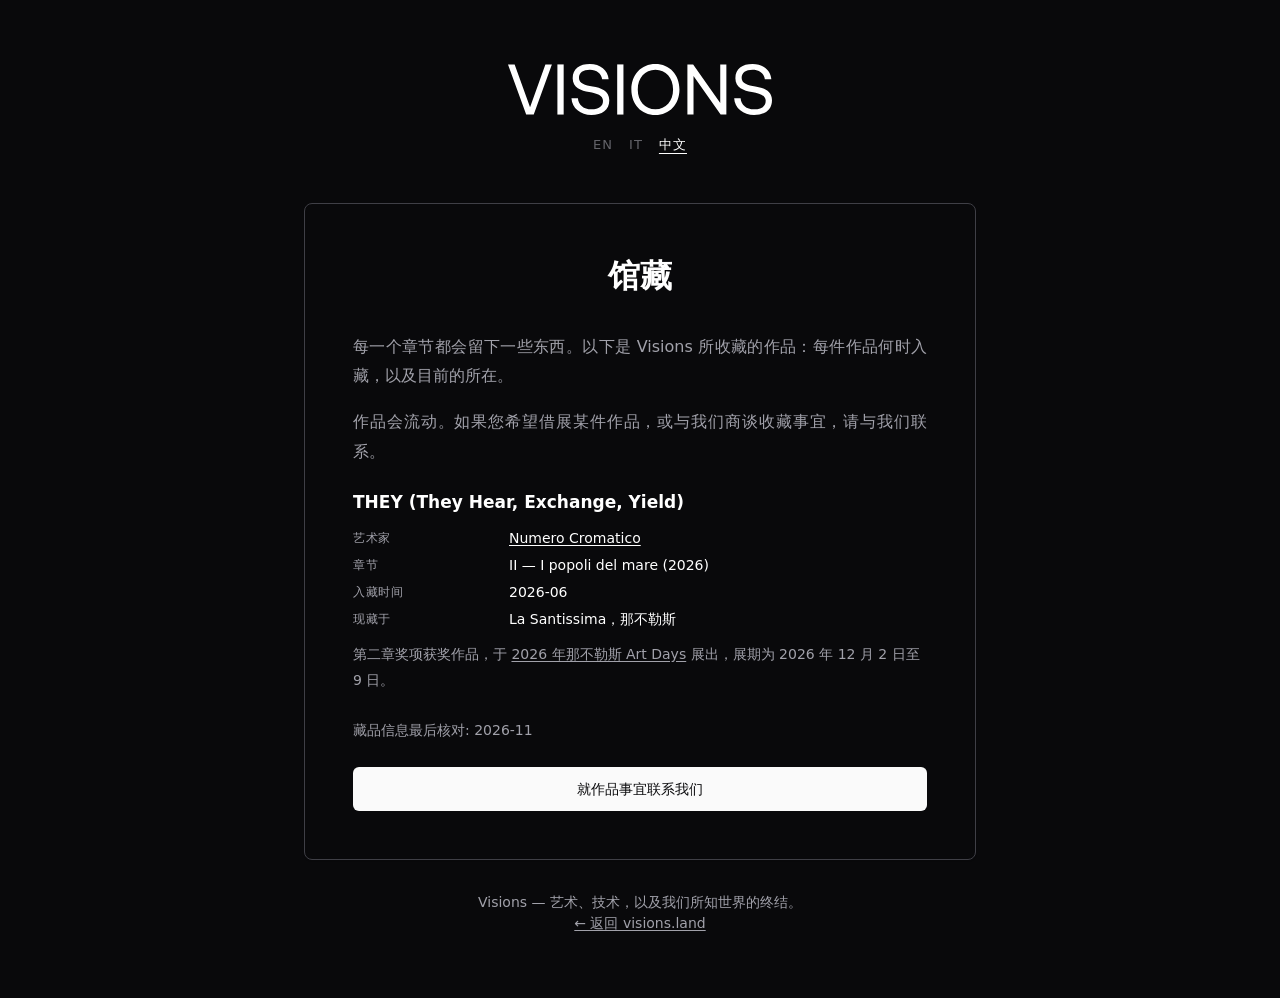
<file: zh/collection.html>
<!DOCTYPE html>
<!--
  GENERATED FILE - do not edit.

  Every word on this page comes from content.toml. Edit that file, then run:

      python3 build.py

  Editing this file directly means losing the change on the next build.
-->
<html lang="zh-Hans">
  <head>
    <meta charset="UTF-8" />
    <meta name="viewport" content="width=device-width, initial-scale=1.0" />
    <title>馆藏 — Visions</title>
    <meta name="description" content="Visions 所收藏的作品：每件作品何时入藏，以及目前的所在。" />
    <meta name="author" content="The Visions Team" />
    <link rel="icon" type="image/svg+xml" href="../assets/visions_logo.svg" />

    <meta property="og:type" content="website" />
    <meta property="og:url" content="https://visions.land/zh/collection.html" />
    <meta property="og:title" content="馆藏 — Visions" />
    <meta property="og:description" content="Visions 所收藏的作品：每件作品何时入藏，以及目前的所在。" />
    <meta property="og:locale" content="zh_CN" />
    <meta name="twitter:card" content="summary" />
    <meta name="twitter:title" content="馆藏 — Visions" />
    <meta name="twitter:description" content="Visions 所收藏的作品：每件作品何时入藏，以及目前的所在。" />

    <link rel="canonical" href="https://visions.land/zh/collection.html" />
    <link rel="alternate" hreflang="en" href="https://visions.land/collection.html" />
    <link rel="alternate" hreflang="it" href="https://visions.land/it/collection.html" />
    <link rel="alternate" hreflang="zh-Hans" href="https://visions.land/zh/collection.html" />
    <link rel="alternate" hreflang="x-default" href="https://visions.land/collection.html" />

    <link rel="stylesheet" href="../styles.css" />
  </head>

  <body>
    <div class="page">
      <div class="container">
        <header class="masthead masthead--visions">
          <a href="index.html">
            <img src="../assets/visions_logo.svg" alt="Visions" />
          </a>
          <nav class="langbar" aria-label="语言">
            <a href="../collection.html" hreflang="en" lang="en">EN</a>
            <a href="../it/collection.html" hreflang="it" lang="it">IT</a>
            <span aria-current="page" lang="zh-Hans">中文</span>
          </nav>
        </header>

        <main class="card-wrap">
          <article class="card">
            <div class="card-header">
              <h1 class="card-title">馆藏</h1>
            </div>

            <div class="card-content">
              <div class="prose">
                <p>每一个章节都会留下一些东西。以下是 Visions 所收藏的作品：每件作品何时入藏，以及目前的所在。</p>

                <p>作品会流动。如果您希望借展某件作品，或与我们商谈收藏事宜，请与我们联系。</p>
              </div>

              <ol class="work-list">
                <li>
                  <article class="work">
                    <h2 class="work__title">THEY (They Hear, Exchange, Yield)</h2>
                    <dl class="work__meta">
                      <div class="work__row">
                        <dt>艺术家</dt>
                        <dd><a href="https://www.numerocromatico.com/" target="_blank" rel="noopener noreferrer">Numero Cromatico</a></dd>
                      </div>
                      <div class="work__row">
                        <dt>章节</dt>
                        <dd>II — I popoli del mare (2026)</dd>
                      </div>
                      <div class="work__row">
                        <dt>入藏时间</dt>
                        <dd><time datetime="2026-06">2026-06</time></dd>
                      </div>
                      <div class="work__row">
                        <dt>现藏于</dt>
                        <dd>La Santissima，那不勒斯</dd>
                      </div>
                    </dl>
                    <p class="work__note">第二章奖项获奖作品，于 <a href="https://www.artdaysnapolicampania.com/">2026 年那不勒斯 Art Days</a> 展出，展期为 2026 年 12 月 2 日至 9 日。</p>
                  </article>
                </li>
              </ol>

              <p class="note">藏品信息最后核对: 2026-11</p>

              <a
                href="mailto:collection@visions.land"
                class="btn btn--primary btn--block"
              >
                就作品事宜联系我们
              </a>
            </div>
          </article>
        </main>

        <footer class="footer">
          <p>Visions — 艺术、技术，以及我们所知世界的终结。</p>
          <p><a href="index.html">&larr; 返回 visions.land</a></p>
        </footer>
      </div>
    </div>
  </body>
</html>
</file>
<file: styles.css>
/* ============================================================
   VISIONS — visions.land
   DESIGN SYSTEM — SINGLE SOURCE OF TRUTH
   All colors, fonts, radii, etc. are defined here and only here.
   The structure is carried over from the chapter sites; the
   palette is not. Each chapter site owns a hue — red for I popoli
   del mare, blue for Roko's Basilisk. The hub owns none, so it
   still reads as the institution when a fourth chapter arrives in
   a colour nobody has picked yet.
   To restyle the site, edit the :root block.
   ============================================================ */

:root {
  /* Fonts */
  --font-sans: ui-sans-serif, system-ui, sans-serif, "Apple Color Emoji",
    "Segoe UI Emoji", "Segoe UI Symbol", "Noto Color Emoji";
  --font-mono: ui-monospace, SFMono-Regular, Menlo, Monaco, Consolas,
    "Liberation Mono", "Courier New", monospace;
  /* Simplified-Chinese stack. The Latin stack would fall back per glyph
     anyway, but naming SC faces explicitly — together with lang="zh-Hans"
     on the page — stops a Japanese face resolving for shared ideographs. */
  --font-cjk: ui-sans-serif, system-ui, "PingFang SC", "Hiragino Sans GB",
    "Source Han Sans SC", "Noto Sans SC", "Noto Sans CJK SC",
    "Microsoft YaHei", "Heiti SC", sans-serif;

  --background: #09090b;
  --foreground: #ffffff;

  --card: #09090b;
  --card-foreground: #ffffff;
  --card-border: #3f3f46;

  --primary: #fafafa;
  --primary-foreground: #09090b;

  --secondary: #d4d4d8;
  --secondary-foreground: #09090b;

  --muted: #52525b;
  --muted-foreground: #a1a1aa;

  --accent: #e4e4e7;
  --accent-foreground: #18181b;

  --border: #27272a;
  --ring: #a1a1aa;

  --radius: 0.5rem;
}

/* ----------------------------------------------------------
   RESET
   ---------------------------------------------------------- */

*,
*::before,
*::after {
  box-sizing: border-box;
  border: 0 solid var(--border);
}

* {
  margin: 0;
}

html {
  -webkit-text-size-adjust: 100%;
  line-height: 1.5;
}

body {
  background-color: var(--background);
  color: var(--foreground);
  font-family: var(--font-sans);
  line-height: inherit;
  -webkit-font-smoothing: antialiased;
}

img,
svg {
  display: block;
  max-width: 100%;
  height: auto;
}

button {
  font-family: inherit;
  font-size: 100%;
  line-height: inherit;
  color: inherit;
  background: transparent;
  padding: 0;
  cursor: pointer;
}

a {
  color: inherit;
  text-decoration: underline;
  text-underline-offset: 2px;
}

a:hover {
  color: var(--foreground);
}

ul {
  padding: 0;
  list-style: none;
}

:focus-visible {
  outline: 2px solid var(--ring);
  outline-offset: 2px;
}

/* ----------------------------------------------------------
   LAYOUT
   ---------------------------------------------------------- */

.page {
  min-height: 100vh;
  background-color: var(--background);
}

.container {
  width: 100%;
  margin-inline: auto;
  padding: 4rem 1rem;
}

@media (min-width: 640px) {
  .container {
    max-width: 640px;
  }
}
@media (min-width: 768px) {
  .container {
    max-width: 768px;
  }
}
@media (min-width: 1024px) {
  .container {
    max-width: 1024px;
  }
}
@media (min-width: 1280px) {
  .container {
    max-width: 1280px;
  }
}
@media (min-width: 1400px) {
  .container {
    max-width: 1400px;
  }
}

/* ----------------------------------------------------------
   MASTHEAD
   ---------------------------------------------------------- */

.masthead {
  text-align: center;
  margin-bottom: 3rem;
}

/* A block-level anchor gives the logo a stable containing block, so the
   percentage widths below resolve against the container rather than against
   a shrink-to-fit box. */
.masthead a {
  display: block;
  text-decoration: none;
}

.masthead img {
  width: 100%;
  max-width: 42rem;
  margin-inline: auto;
  object-fit: contain;
}

.masthead--visions img {
  --logo-scale: 2.54545;
  width: calc(100% / var(--logo-scale));
  max-width: calc(42rem / var(--logo-scale));
}

/* ----------------------------------------------------------
   CARD
   ---------------------------------------------------------- */

.card-wrap {
  max-width: 42rem;
  margin-inline: auto;
}

.card {
  padding: 1.5rem;
  overflow: hidden;
  border-radius: var(--radius);
  border: 1px solid var(--card-border);
  background-color: var(--card);
  color: var(--card-foreground);
  box-shadow: 0 1px 2px 0 rgb(0 0 0 / 0.05);
  transition: box-shadow 0.15s ease-in-out;
}

.card:hover {
  box-shadow: 0 10px 15px -3px rgb(0 0 0 / 0.1), 0 4px 6px -4px rgb(0 0 0 / 0.1);
}

.card-header {
  display: flex;
  flex-direction: column;
  gap: 0.375rem;
  padding: 1.5rem 1.5rem 2rem;
  text-align: center;
}

.card-hero {
  margin-inline: auto;
  margin-bottom: 1.5rem;
  width: 100%;
  max-width: 28rem;
  overflow: hidden;
  border-radius: var(--radius);
}

/* The hero is cropped at every viewport: the box is wider than the image's
   2:1 ratio on desktop (cropping top/bottom) and narrower than it on a phone
   in portrait (cropping left/right). Anchoring to the right edge keeps the
   right-hand side of the picture in frame when the crop is horizontal, while
   leaving the vertical crop centred as before. */
.card-hero img {
  width: 100%;
  height: 12rem;
  object-fit: cover;
  object-position: 100% 50%;
}

.card-title {
  font-size: 2rem;
  font-weight: 600;
  line-height: 1.4;
  letter-spacing: -0.025em;
}

.card-content {
  padding: 0 1.5rem 1.5rem;
  display: flex;
  flex-direction: column;
  gap: 1.5rem;
}

/* ----------------------------------------------------------
   PROSE
   ---------------------------------------------------------- */

.prose {
  color: var(--muted-foreground);
  text-align: justify;
  display: flex;
  flex-direction: column;
  gap: 1rem;
}

.prose--tight {
  gap: 0.75rem;
}

.prose p,
.prose li {
  text-align: justify;
}

/* Inline code. The background is the same gray as --border, so code chips sit
   on the one neutral the design system already defines. Sized in `em` so the
   chip tracks whatever text it is embedded in, including the smaller FAQ
   panels. */
code {
  font-family: var(--font-mono);
  font-size: 0.875em;
  color: var(--primary);
  background-color: var(--border);
  border-radius: calc(var(--radius) - 2px);
  padding: 0.15em 0.4em;
  /* Paths and commands are single long tokens; let them break rather than
     overflow the card on narrow viewports. */
  overflow-wrap: break-word;
  /* ...but break them on their own boundaries, never with a hyphen inserted
     into a command. */
  hyphens: none;
  -webkit-hyphens: none;
}

.note {
  font-size: 0.875rem;
  color: var(--muted-foreground);
  text-align: justify;
}

.disc {
  list-style: disc;
  padding-left: 1.25rem;
  display: flex;
  flex-direction: column;
  gap: 0.25rem;
}

.plain {
  display: flex;
  flex-direction: column;
  gap: 0.25rem;
}

.lead-in {
  margin-bottom: 0.5rem;
}

/* ----------------------------------------------------------
   BUTTONS
   ---------------------------------------------------------- */

.btn {
  display: inline-flex;
  align-items: center;
  justify-content: center;
  gap: 0.5rem;
  white-space: nowrap;
  border-radius: calc(var(--radius) - 2px);
  font-size: 0.875rem;
  font-weight: 500;
  text-decoration: none;
  transition: all 0.2s ease-in-out;
  height: 2.75rem;
  padding-inline: 2rem;
}

.btn--block {
  width: 100%;
  display: flex;
}

.btn--primary {
  background-color: var(--primary);
  color: var(--primary-foreground);
}

/* The chapter sites brighten the primary button on hover. This palette's
   primary is already near-white, so brightness(1.1) is invisible; step down
   to the secondary instead, which registers. */
.btn--primary:hover {
  background-color: var(--secondary);
  color: var(--primary-foreground);
}

.btn--outline {
  border: 1px solid var(--card-border);
  background-color: var(--background);
  color: var(--foreground);
}

.btn--outline:hover {
  background-color: var(--accent);
  color: var(--accent-foreground);
  filter: brightness(1.1);
}

.btn:disabled,
.btn[aria-disabled="true"] {
  pointer-events: none;
  opacity: 0.5;
}

.btn-link {
  display: block;
  text-decoration: none;
}

/* ----------------------------------------------------------
   FOOTER
   ---------------------------------------------------------- */

.footer {
  max-width: 42rem;
  margin: 2rem auto 0;
  text-align: center;
  font-size: 0.875rem;
  color: var(--muted-foreground);
}

.footer a {
  color: inherit;
}

/* ----------------------------------------------------------
   HUB COMPONENTS
   The chapter sites are one card on one page. The hub indexes
   things, so it needs structures they do not have: more than
   one card per page, a language bar, and two kinds of list.
   ---------------------------------------------------------- */

.card + .card {
  margin-top: 2rem;
}

.section-title {
  font-size: 1.125rem;
  font-weight: 600;
  letter-spacing: -0.01em;
}

/* ---------- language bar ----------

   Each language is a real generated page, so switching is three ordinary
   links and needs no JavaScript. The current language is a <span>, not a
   link to itself. */

.langbar {
  display: flex;
  justify-content: center;
  align-items: baseline;
  gap: 1rem;
  margin-top: 1.25rem;
  font-size: 0.8125rem;
  letter-spacing: 0.08em;
}

.langbar a,
.langbar span {
  text-decoration: none;
  color: var(--muted-foreground);
  opacity: 0.6;
  transition: opacity 0.15s ease-in-out, color 0.15s ease-in-out;
}

.langbar a:hover {
  opacity: 1;
  color: var(--foreground);
}

.langbar [aria-current="page"] {
  opacity: 1;
  color: var(--foreground);
  text-decoration: underline;
  text-underline-offset: 4px;
}

/* ---------- chapter archive ---------- */

.chapter-list {
  display: flex;
  flex-direction: column;
  gap: 0.75rem;
}

/* Each entry borrows the primary colour of its own chapter's site, handed in
   by the build as --chapter-accent, so the archive reads as a row of coloured
   spines on an otherwise hue-free page. A chapter without one falls back to
   the neutral border the rest of the hub uses. */
.chapter {
  display: block;
  padding: 1rem;
  text-decoration: none;
  border: 1px solid var(--chapter-accent, var(--border));
  border-radius: calc(var(--radius) - 2px);
  transition: border-color 0.15s ease-in-out, background-color 0.15s ease-in-out;
}

/* The border is already the accent at rest, so hover cannot signal by changing
   it. A faint wash does the work instead, and still reads on the entries that
   have no accent. */
.chapter:hover {
  border-color: var(--chapter-accent, var(--card-border));
  background-color: rgb(255 255 255 / 0.04);
  color: var(--foreground);
}

.chapter__head {
  display: flex;
  flex-wrap: wrap;
  align-items: baseline;
  gap: 0.5rem 0.75rem;
}

.chapter__title {
  font-weight: 600;
}

.chapter__meta {
  font-family: var(--font-mono);
  font-size: 0.75rem;
  color: var(--muted-foreground);
}

/* A single line of description, so unlike .prose it must not be justified. */
.chapter__note {
  display: block;
  margin-top: 0.375rem;
  font-size: 0.875rem;
  color: var(--muted-foreground);
  text-align: left;
}

/* A chapter whose site is not online yet. The build renders it as a <div>
   rather than an <a>, so there is nothing to click and nothing to focus;
   this mirrors how .btn[aria-disabled] reads. */
.chapter--soon {
  pointer-events: none;
  opacity: 0.5;
}

.badge {
  font-family: var(--font-mono);
  font-size: 0.6875rem;
  text-transform: uppercase;
  letter-spacing: 0.08em;
  padding: 0.15em 0.45em;
  border: 1px solid var(--border);
  border-radius: calc(var(--radius) - 4px);
  color: var(--muted-foreground);
}

/* ---------- the collection ---------- */

.work-list {
  display: flex;
  flex-direction: column;
  gap: 1.5rem;
  /* The reset zeroes <ul> only; this list is an <ol>, because the order
     (newest acquisition first) is part of what it says. */
  padding: 0;
  list-style: none;
}

.work {
  padding-top: 1.5rem;
  border-top: 1px solid var(--border);
}

.work-list > li:first-child .work {
  padding-top: 0;
  border-top: 0;
}

.work__title {
  font-size: 1.0625rem;
  font-weight: 600;
  line-height: 1.4;
}

.work__meta {
  display: flex;
  flex-direction: column;
  gap: 0.375rem;
  margin-top: 0.75rem;
  font-size: 0.875rem;
}

.work__row {
  display: flex;
  flex-wrap: wrap;
  gap: 0.25rem 0.75rem;
}

.work__meta dt {
  flex: 0 0 9rem;
  font-family: var(--font-mono);
  font-size: 0.75rem;
  text-transform: uppercase;
  letter-spacing: 0.06em;
  color: var(--muted-foreground);
  padding-top: 0.2em;
}

.work__meta dd {
  flex: 1 1 12rem;
}

.work__note {
  margin-top: 0.75rem;
  font-size: 0.875rem;
  color: var(--muted-foreground);
  text-align: left;
}

/* ---------- contacts ---------- */

.contact-list {
  display: flex;
  flex-direction: column;
  gap: 1rem;
}

.contact__address {
  font-weight: 600;
}

.contact__role {
  font-size: 0.875rem;
  color: var(--muted-foreground);
}

/* ----------------------------------------------------------
   NARROW VIEWPORTS (phone, portrait)
   ---------------------------------------------------------- */

/* Justified text only looks right when the measure is wide enough for the
   browser to absorb the slack of each line into the word-gaps unnoticed. In
   portrait the three nested gutters (container + card + card-content) spend
   ~160px of a ~390px viewport, leaving a ~230px measure — around 30 characters
   per line, where a single long word tears a visible river open.

   Three things widen the measure in characters: narrower gutters, type that
   scales down with the viewport, and hyphenation, which gives the justifier
   break points *inside* long words. The last is what actually closes the gaps;
   it relies on <html lang="en">, which the pages set. */
@media (max-width: 640px) {
  .container {
    padding-inline: 0.75rem;
  }

  .card {
    padding: 0.75rem;
  }

  .card-header {
    padding: 0.75rem 0.75rem 1.5rem;
  }

  .card-content {
    padding: 0 0.75rem 0.75rem;
  }

  /* ~13px at 390px wide, growing to the full 16px by the time the viewport is
     roughly 470px, where the measure no longer needs the help. */
  .prose,
  .note {
    font-size: clamp(0.8125rem, 3.4vw, 1rem);
  }

  .prose p,
  .prose li,
  .note {
    hyphens: auto;
    -webkit-hyphens: auto;
    hyphenate-limit-chars: 6 3 3;
  }

  /* A last resort for anything the hyphenator cannot break, such as a URL:
     overflow rather than a line with two words on it. */
  .prose p,
  .prose li {
    overflow-wrap: break-word;
  }

  .card-title {
    font-size: 1.625rem;
  }
}

/* ----------------------------------------------------------
   CHINESE TYPOGRAPHY

   The rules above are tuned for Latin text. Han glyphs are full-width and
   need different treatment, and the narrow-viewport block in particular is
   actively wrong for them: it turns on automatic hyphenation, which CJK
   never uses, and drops the type to 13px, below which Han is illegible.

   These selectors carry an attribute and a class, so they outrank the
   rules they correct regardless of source order.
   ---------------------------------------------------------- */

html[lang="zh-Hans"] {
  font-family: var(--font-cjk);
}

html[lang="zh-Hans"] .prose p,
html[lang="zh-Hans"] .prose li,
html[lang="zh-Hans"] .note,
html[lang="zh-Hans"] .chapter__note,
html[lang="zh-Hans"] .work__note {
  /* CJK justifies natively and well, so text-align: justify stays. */
  line-height: 1.85;
  hyphens: none;
  -webkit-hyphens: none;
  word-break: normal;
  line-break: strict;
}

html[lang="zh-Hans"] .card-title,
html[lang="zh-Hans"] .section-title,
html[lang="zh-Hans"] .work__title {
  /* The Latin -0.025em tracking crowds Han glyphs. */
  letter-spacing: normal;
  line-height: 1.5;
}

@media (max-width: 640px) {
  html[lang="zh-Hans"] .prose p,
  html[lang="zh-Hans"] .prose li,
  html[lang="zh-Hans"] .note {
    hyphens: none;
    -webkit-hyphens: none;
    font-size: clamp(0.875rem, 3.6vw, 1rem);
  }
}

/* ----------------------------------------------------------
   NARROW VIEWPORTS — HUB COMPONENTS
   ---------------------------------------------------------- */

@media (max-width: 640px) {
  /* Two columns of field/value do not fit a phone; stack them. */
  .work__meta dt {
    flex: 1 0 100%;
  }

  .work__meta dd {
    flex: 1 0 100%;
  }
}

/* ----------------------------------------------------------
   ACCESSIBILITY
   ---------------------------------------------------------- */

@media (prefers-reduced-motion: reduce) {
  *,
  *::before,
  *::after {
    transition-duration: 0.01ms !important;
    animation-duration: 0.01ms !important;
  }
  html {
    scroll-behavior: auto !important;
  }
}
</file>
